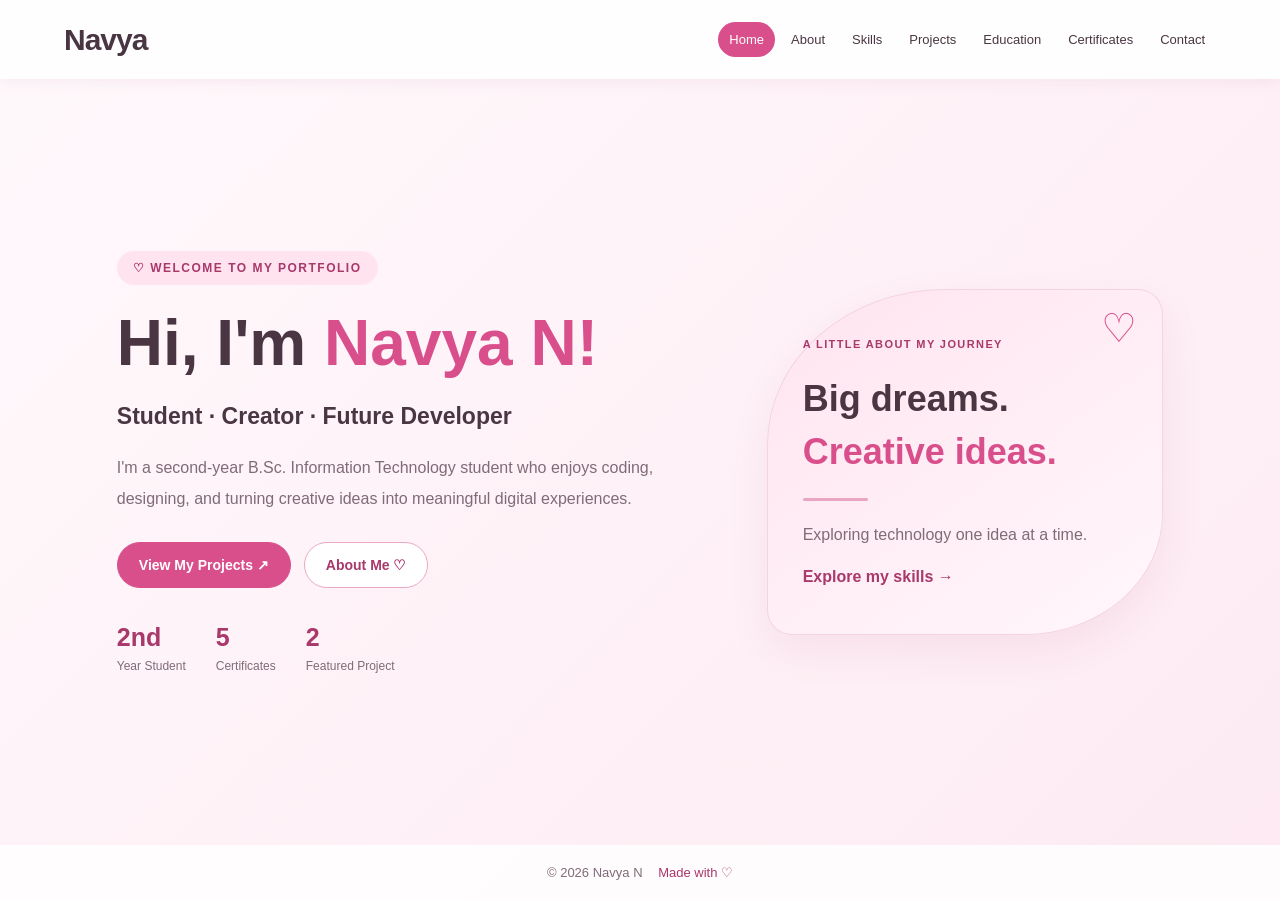
<file: portfolio prj/index.html>
<!DOCTYPE html>
<html lang="en">
<head>
    <meta charset="UTF-8">
    <meta name="viewport" content="width=device-width, initial-scale=1.0">
    <title>Home | Navya N</title>
    <link rel="stylesheet" href="style.css">
</head>
<body>
<header>
    <a class="logo" href="index.html">Navya<span></span></a>
    <nav>
        <a href="index.html" class="active">Home</a>
        <a href="about.html">About</a>
        <a href="skills.html">Skills</a>
        <a href="projects.html">Projects</a>
        <a href="education.html">Education</a>
        <a href="certificates.html">Certificates</a>
        <a href="contact.html">Contact</a>
    </nav>
</header>

<main class="hero">
    <section class="hero-text">
        <p class="welcome">♡ WELCOME TO MY PORTFOLIO</p>
        <h1>Hi, I'm <span>Navya N!</span></h1>
        <h2>Student · Creator · Future Developer</h2>
        <p class="intro">
            I'm a second-year B.Sc. Information Technology student
            who enjoys coding, designing, and turning creative ideas
            into meaningful digital experiences.
        </p>
        <div class="hero-buttons">
            <a class="btn" href="projects.html">View My Projects ↗</a>
            <a class="btn secondary" href="about.html">About Me ♡</a>
        </div>

        <div class="mini-info">
            <div><strong>2nd</strong><span>Year Student</span></div>
            <div><strong>5</strong><span>Certificates</span></div>
            <div><strong>2</strong><span>Featured Project</span></div>
        </div>
    </section>

    <section class="hero-message">
        <span class="decor-heart">♡</span>
        <p class="small-label">  A LITTLE ABOUT MY JOURNEY</p>
        <h2>Big dreams.<br><span>Creative ideas.</span><br></h2>
        <div class="decor-line"></div>
        <p>Exploring technology one idea at a time.</p>
        <a href="skills.html" class="text-link">Explore my skills →</a>
    </section>
</main>

<footer>© <span class="year"></span> Navya N <span>Made with ♡</span></footer>
<script src="script.js"></script>
</body>
</html>
</file>
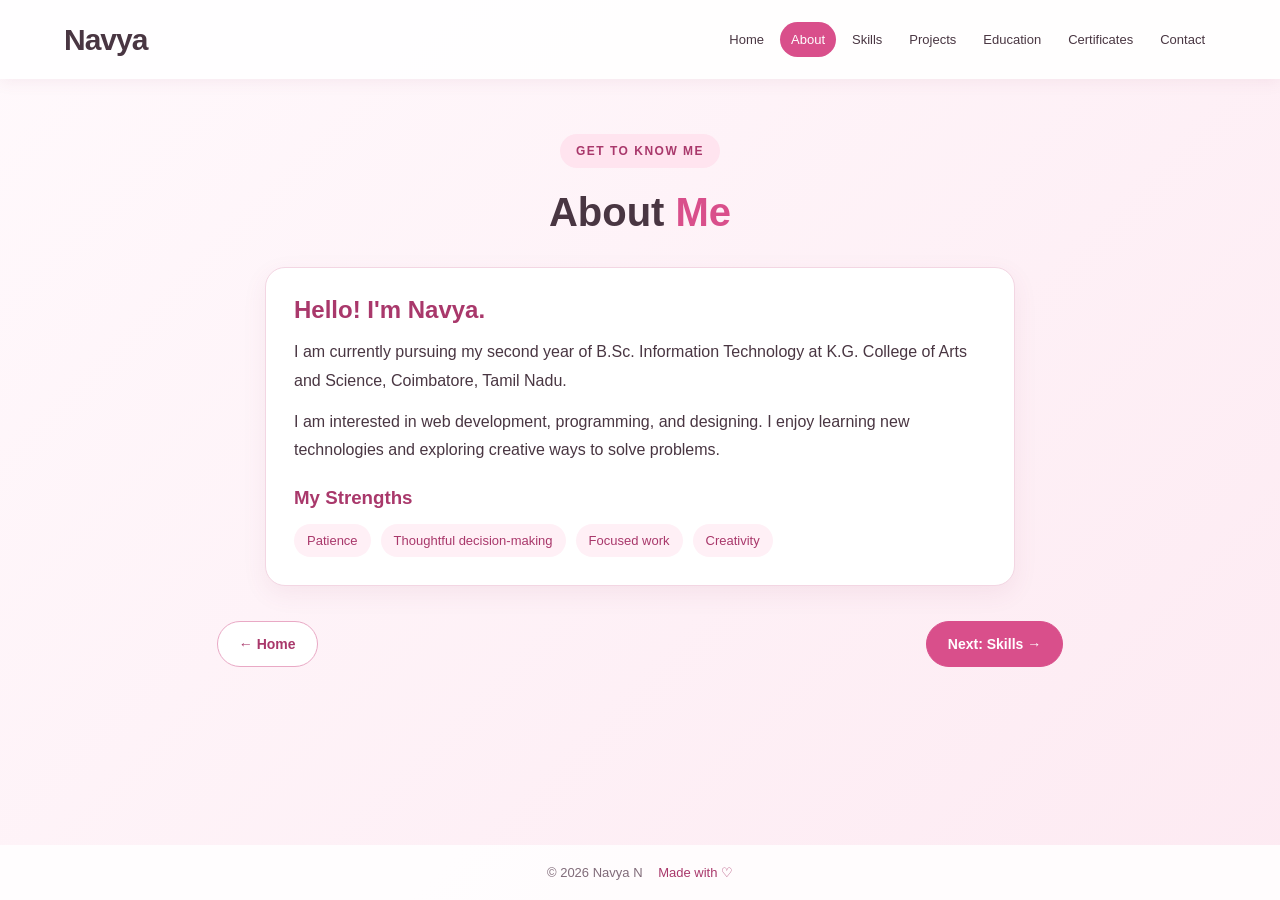
<file: portfolio prj/about.html>
<!DOCTYPE html>
<html lang="en">
<head>
    <meta charset="UTF-8">
    <meta name="viewport" content="width=device-width, initial-scale=1.0">
    <title>About | Navya N</title>
    <link rel="stylesheet" href="style.css">
</head>
<body>
<header>
    <a href="index.html" class="logo">Navya</a>
    <nav>
        <a href="index.html">Home</a>
        <a href="about.html" class="active">About</a>
        <a href="skills.html">Skills</a>
        <a href="projects.html">Projects</a>
        <a href="education.html">Education</a>
        <a href="certificates.html">Certificates</a>
        <a href="contact.html">Contact</a>
    </nav>
</header>

<main class="page-content">
    <p class="welcome">GET TO KNOW ME</p>
    <h1>About <span>Me</span></h1>

    <div class="card about-card">
        
        <h2>Hello! I'm Navya.</h2>
        <p>
            I am currently pursuing my second year of B.Sc.
            Information Technology at K.G. College of Arts and
            Science, Coimbatore, Tamil Nadu.
        </p>
        <p>
            I am interested in web development, programming,
            and designing. I enjoy learning new technologies
            and exploring creative ways to solve problems.
        </p>
        <h3>My Strengths</h3>
        <div class="tag-list">
            <span>Patience</span>
            <span>Thoughtful decision-making</span>
            <span>Focused work</span>
            <span>Creativity</span>
        </div>
    </div>

    <div class="page-buttons">
        <a class="btn secondary" href="index.html">← Home</a>
        <a class="btn" href="skills.html">Next: Skills →</a>
    </div>
</main>

<footer>© <span class="year"></span> Navya N <span>Made with ♡</span></footer>
<script src="script.js"></script>
</body>
</html>
</file>
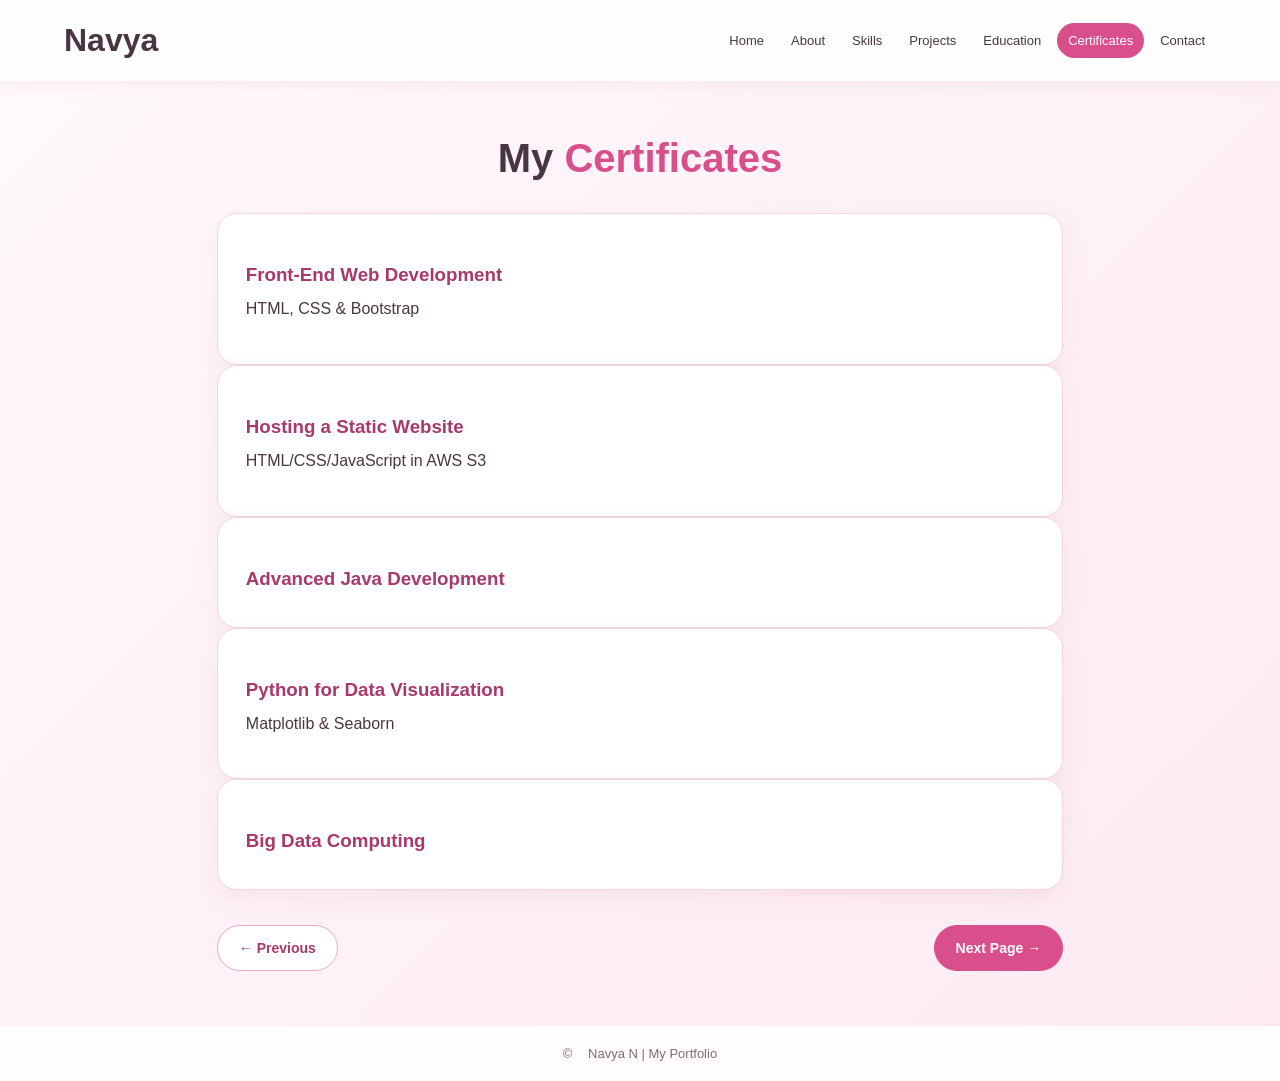
<file: portfolio prj/certificates.html>
<!DOCTYPE html>
<html lang="en">
<head>
    <meta charset="UTF-8">
    <meta name="viewport" content="width=device-width, initial-scale=1.0">
    <title>Certificates | Navya N</title>
    <link rel="stylesheet" href="style.css">
</head>
<body>

<header>
    <h1>Navya </h1>
    <nav>
        <a href="index.html">Home</a>
        <a href="about.html">About</a>
        <a href="skills.html">Skills</a>
        <a href="projects.html">Projects</a>
        <a href="education.html">Education</a>
        <a href="certificates.html" class="active">Certificates</a>
        <a href="contact.html">Contact</a>
    </nav>
</header>

<main class="page-content">
    <h1>My <span>Certificates</span></h1>
    <div class="grid">
        <div class="card"><h3>Front-End Web Development</h3><p>HTML, CSS &amp; Bootstrap</p></div>
        <div class="card"><h3>Hosting a Static Website</h3><p>HTML/CSS/JavaScript in AWS S3</p></div>
        <div class="card"><h3>Advanced Java Development</h3></div>
        <div class="card"><h3>Python for Data Visualization</h3><p>Matplotlib &amp; Seaborn</p></div>
        <div class="card"><h3>Big Data Computing</h3></div>
    </div>
    <div class="page-buttons">
        <a class="btn secondary" href="education.html">← Previous</a>
        <a class="btn" href="contact.html">Next Page →</a>
    </div>
</main>

<footer>© <span id="year"></span> Navya N | My Portfolio</footer>
<script src="script.js"></script>
</body>
</html>
</file>
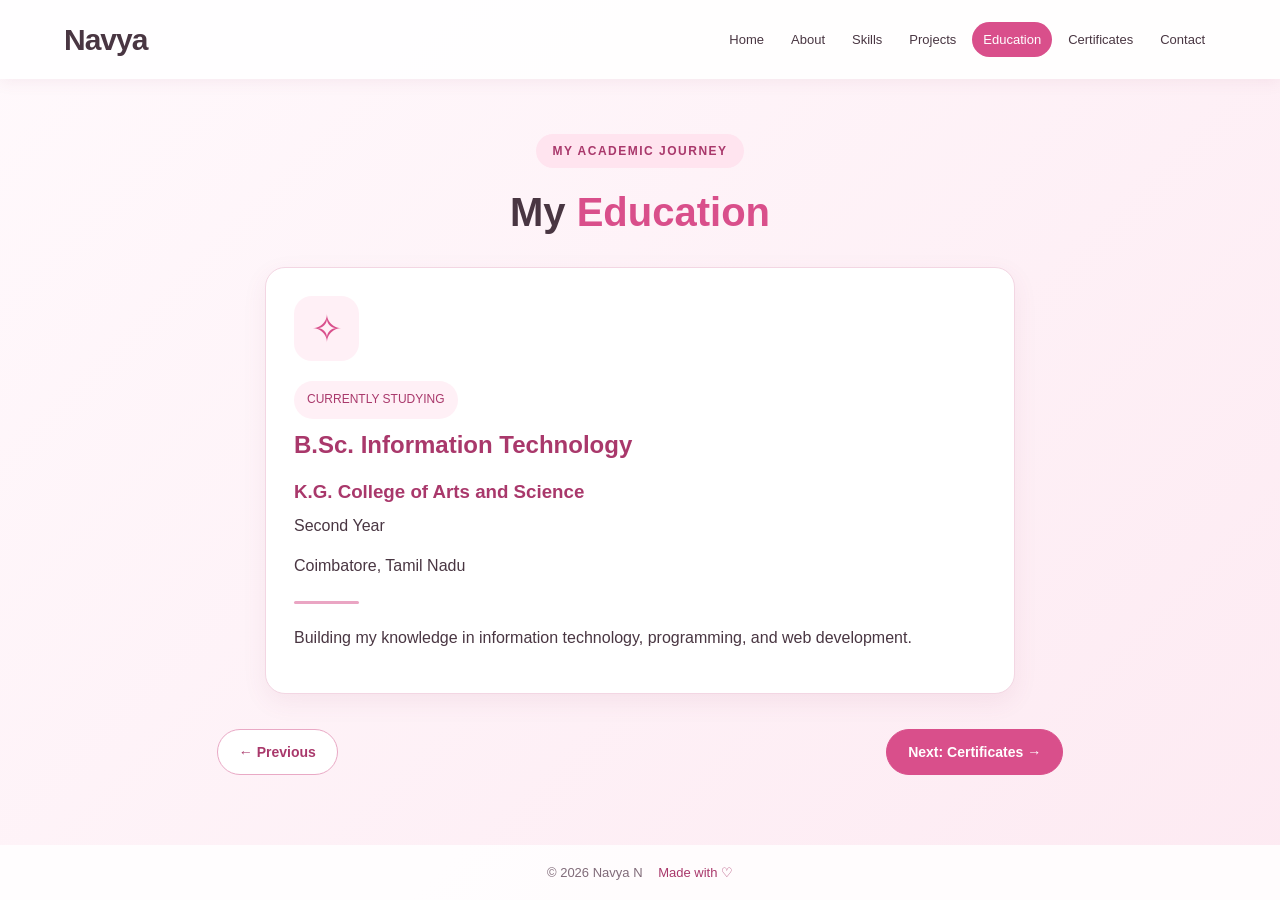
<file: portfolio prj/education.html>
<!DOCTYPE html>
<html lang="en">
<head>
    <meta charset="UTF-8">
    <meta name="viewport" content="width=device-width, initial-scale=1.0">
    <title>Education | Navya N</title>
    <link rel="stylesheet" href="style.css">
</head>
<body>
<header>
    <a href="index.html" class="logo">Navya</a>
    <nav>
        <a href="index.html">Home</a>
        <a href="about.html">About</a>
        <a href="skills.html">Skills</a>
        <a href="projects.html">Projects</a>
        <a href="education.html" class="active">Education</a>
        <a href="certificates.html">Certificates</a>
        <a href="contact.html">Contact</a>
    </nav>
</header>

<main class="page-content">
    <p class="welcome">MY ACADEMIC JOURNEY</p>
    <h1>My <span>Education</span></h1>

    <article class="card education-card">
        <div class="education-icon">✧</div>
        <p class="project-tag">CURRENTLY STUDYING</p>
        <h2>B.Sc. Information Technology</h2>
        <h3>K.G. College of Arts and Science</h3>
        <p>Second Year</p>
        <p>Coimbatore, Tamil Nadu</p>
        <div class="decor-line"></div>
        <p>
            Building my knowledge in information technology,
            programming, and web development.
        </p>
    </article>

    <div class="page-buttons">
        <a class="btn secondary" href="projects.html">← Previous</a>
        <a class="btn" href="certificates.html">Next: Certificates →</a>
    </div>
</main>

<footer>© <span class="year"></span> Navya N <span>Made with ♡</span></footer>
<script src="script.js"></script>
</body>
</html>
</file>
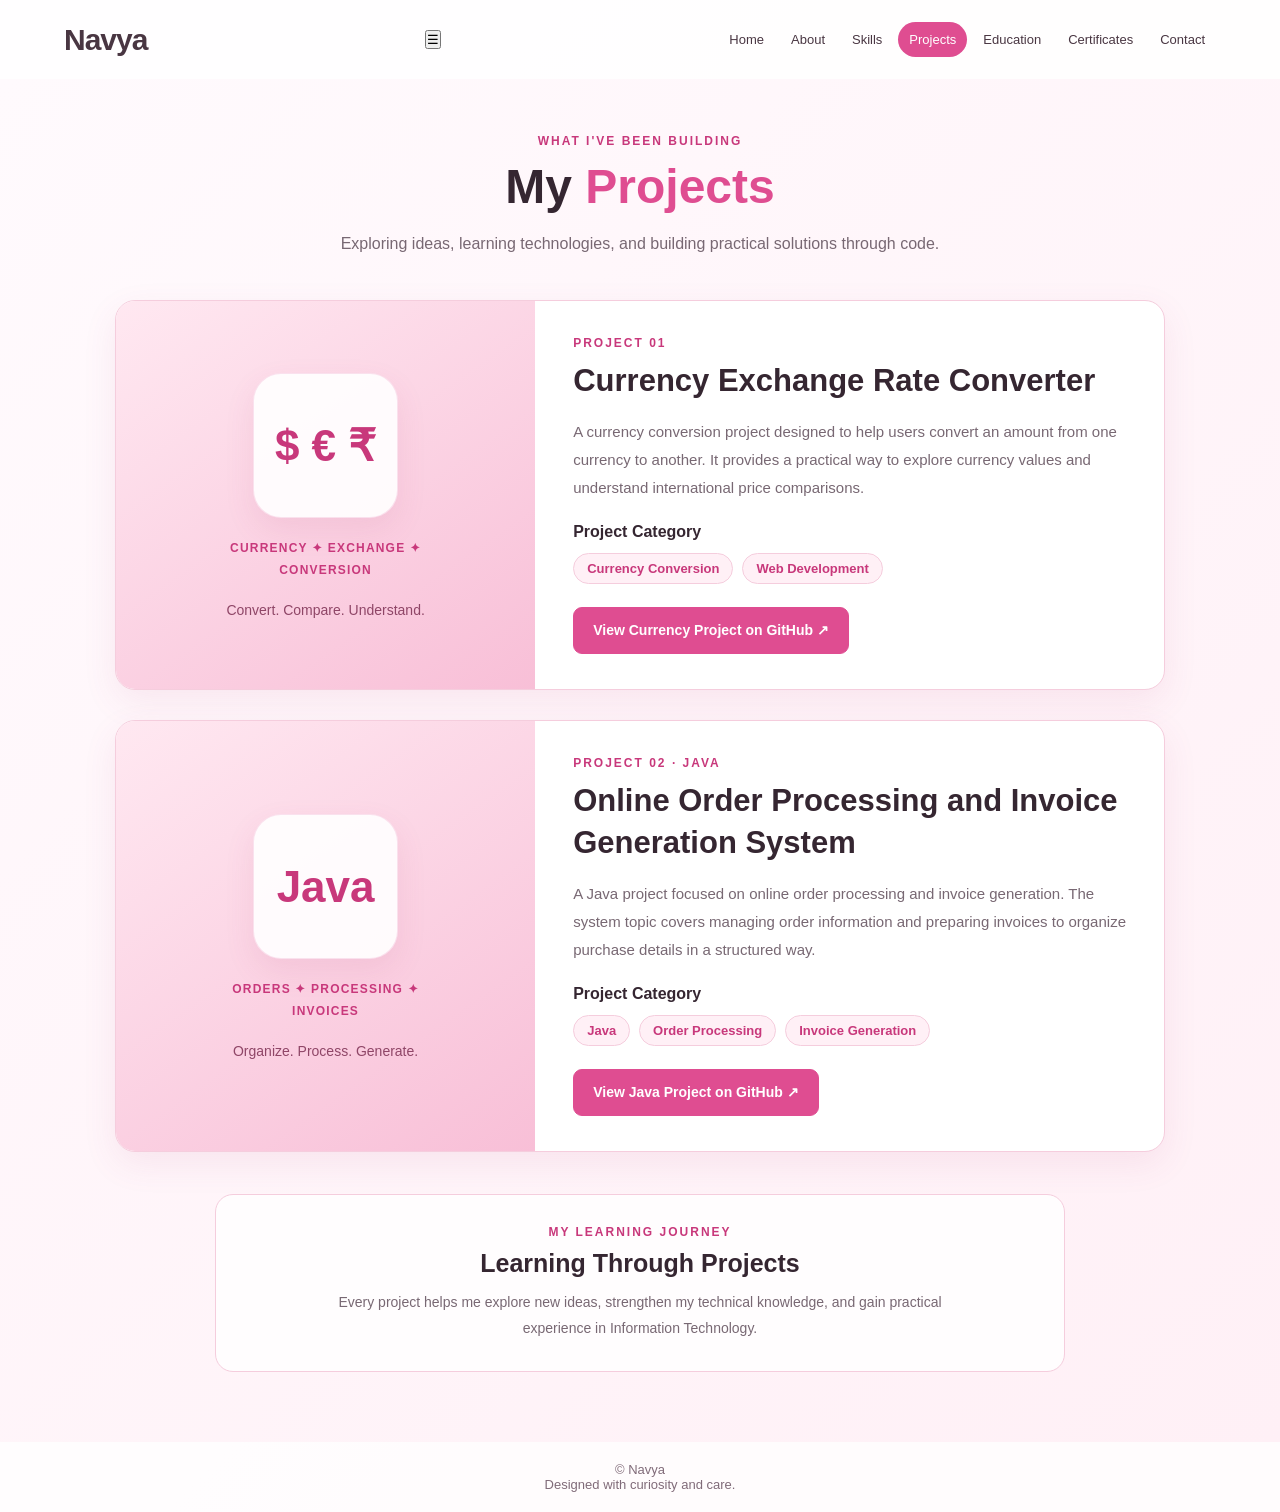
<file: portfolio prj/projects.html>
<!DOCTYPE html>
<html lang="en">
<head>
  <meta charset="UTF-8">
  <meta name="viewport" content="width=device-width, initial-scale=1.0">

  <meta
    name="description"
    content="Explore Navya's Currency Exchange Rate Converter and Java Online Order Processing and Invoice Generation System projects."
  >

  <title>Projects | Navya N</title>

  <!-- Keep the existing portfolio stylesheet and script -->
  <link rel="stylesheet" href="style.css">
  <script src="script.js" defer></script>

  <!-- Pink and white theme for this page only -->
  <style>
    :root {
      --project-pink: #df4d91;
      --project-pink-dark: #c8387b;
      --project-pink-light: #fff0f6;
      --project-pink-border: #f5cddd;
      --project-text: #352631;
      --project-muted: #786873;
      --project-white: #ffffff;
    }

    /* Main page */
    .projects-content {
      width: 100%;
      min-height: 70vh;
      padding: 55px 6% 70px;
      background: linear-gradient(135deg, #fffafd, #fff0f6);
    }

    .projects-content *,
    .projects-content *::before,
    .projects-content *::after {
      box-sizing: border-box;
    }

    .projects-content .projects-heading {
      max-width: 750px;
      margin: 0 auto 42px;
      text-align: center;
    }

    .projects-content .eyebrow {
      margin-bottom: 10px;
      color: var(--project-pink-dark);
      font-size: 12px;
      font-weight: 800;
      letter-spacing: 2px;
      text-transform: uppercase;
    }

    .projects-content .projects-heading h1 {
      margin: 0 0 14px;
      color: var(--project-text);
      font-size: clamp(34px, 5vw, 48px);
      line-height: 1.2;
    }

    .projects-content .projects-heading h1 span {
      color: var(--project-pink);
    }

    .projects-content .heading-description {
      color: var(--project-muted);
      font-size: 16px;
      line-height: 1.8;
    }

    /* Projects list */
    .projects-content .projects-list {
      width: 100%;
      max-width: 1050px;
      margin: 0 auto;
      display: flex;
      flex-direction: column;
      gap: 30px;
    }

    /* Individual project card */
    .projects-content .portfolio-project {
      display: grid;
      grid-template-columns: 0.8fr 1.2fr;
      width: 100%;
      min-width: 0;
      overflow: hidden;
      background: var(--project-white);
      border: 1px solid var(--project-pink-border);
      border-radius: 20px;
      box-shadow: 0 12px 35px rgba(180, 65, 117, 0.09);
      transition: transform 0.25s ease, box-shadow 0.25s ease;
    }

    .projects-content .portfolio-project:hover {
      transform: translateY(-3px);
      box-shadow: 0 18px 42px rgba(180, 65, 117, 0.14);
    }

    /* Decorative project panel */
    .projects-content .project-art {
      min-width: 0;
      min-height: 340px;
      padding: 30px 24px;
      display: flex;
      flex-direction: column;
      align-items: center;
      justify-content: center;
      gap: 20px;
      text-align: center;
      background: linear-gradient(145deg, #ffe8f1, #f8bfd7);
      color: var(--project-pink-dark);
    }

    .projects-content .project-symbol {
      width: 145px;
      height: 145px;
      display: flex;
      align-items: center;
      justify-content: center;
      border: 1px solid rgba(223, 77, 145, 0.15);
      border-radius: 28px;
      background: rgba(255, 255, 255, 0.9);
      box-shadow: 0 12px 30px rgba(180, 65, 117, 0.1);
      color: var(--project-pink-dark);
      font-size: 44px;
      font-weight: 800;
    }

    .projects-content .project-art-caption {
      max-width: 250px;
      font-size: 12px;
      font-weight: 800;
      letter-spacing: 1.2px;
      line-height: 1.8;
    }

    .projects-content .project-art-subtitle {
      font-size: 14px;
      color: #8f4667;
    }

    /* Project description area */
    .projects-content .project-info {
      min-width: 0;
      padding: 35px 38px;
      display: flex;
      flex-direction: column;
      align-items: flex-start;
      justify-content: center;
    }

    .projects-content .project-info h2 {
      margin: 0 0 16px;
      color: var(--project-text);
      font-size: clamp(24px, 3vw, 31px);
      line-height: 1.35;
      overflow-wrap: anywhere;
    }

    .projects-content .project-description {
      margin: 0 0 18px;
      color: var(--project-muted);
      font-size: 15px;
      line-height: 1.85;
    }

    .projects-content .project-info h3 {
      margin: 4px 0 12px;
      color: var(--project-text);
      font-size: 16px;
    }

    /* Technology tags */
    .projects-content .project-tags {
      display: flex;
      flex-wrap: wrap;
      gap: 9px;
      margin: 0 0 23px;
    }

    .projects-content .project-tags span {
      display: inline-block;
      padding: 7px 13px;
      border: 1px solid var(--project-pink-border);
      border-radius: 30px;
      background: var(--project-pink-light);
      color: var(--project-pink-dark);
      font-size: 13px;
      font-weight: 700;
    }

    /* GitHub buttons */
    .projects-content .project-link {
      display: inline-flex;
      align-items: center;
      justify-content: center;
      gap: 8px;
      max-width: 100%;
      padding: 12px 19px;
      border: 1px solid var(--project-pink);
      border-radius: 9px;
      background: var(--project-pink);
      color: #ffffff;
      font-size: 14px;
      font-weight: 700;
      line-height: 1.5;
      text-align: center;
      text-decoration: none;
      transition: background 0.2s ease, transform 0.2s ease;
    }

    .projects-content .project-link:hover {
      background: var(--project-pink-dark);
      border-color: var(--project-pink-dark);
      color: #ffffff;
      transform: translateY(-2px);
    }

    .projects-content .project-link:focus-visible {
      outline: 3px solid var(--project-pink);
      outline-offset: 4px;
    }

    /* Bottom section */
    .projects-content .projects-closing {
      max-width: 850px;
      margin: 42px auto 0;
      padding: 30px 24px;
      border: 1px solid var(--project-pink-border);
      border-radius: 18px;
      background: rgba(255, 255, 255, 0.85);
      text-align: center;
    }

    .projects-content .projects-closing h2 {
      margin: 0 0 12px;
      color: var(--project-text);
      font-size: 25px;
    }

    .projects-content .projects-closing > p:last-child {
      max-width: 620px;
      margin: 0 auto;
      color: var(--project-muted);
      font-size: 14px;
      line-height: 1.8;
    }

    /* Pink navigation highlight for Projects page */
    body:has(.projects-content) .nav a.active {
      background: var(--project-pink);
      color: #ffffff;
    }

    /* Tablet and mobile */
    @media (max-width: 760px) {
      .projects-content {
        padding: 40px 18px 50px;
      }

      .projects-content .projects-heading {
        margin-bottom: 28px;
      }

      .projects-content .projects-list {
        gap: 24px;
      }

      .projects-content .portfolio-project {
        grid-template-columns: 1fr;
      }

      .projects-content .project-art {
        min-height: 220px;
        padding: 24px 20px;
        gap: 13px;
      }

      .projects-content .project-symbol {
        width: 95px;
        height: 95px;
        border-radius: 22px;
        font-size: 32px;
      }

      .projects-content .project-info {
        padding: 27px;
      }

      .projects-content .projects-closing {
        margin-top: 28px;
      }
    }

    @media (max-width: 420px) {
      .projects-content {
        padding-right: 13px;
        padding-left: 13px;
      }

      .projects-content .project-info {
        padding: 22px 19px;
      }

      .projects-content .project-info h2 {
        font-size: 25px;
      }

      .projects-content .project-link {
        width: 100%;
        padding: 12px 10px;
        font-size: 13px;
      }

      .projects-content .projects-closing {
        padding: 23px 17px;
      }
    }
  </style>
</head>

<body>

  <!-- Navigation Bar -->
  <header class="site-header">
    <a class="logo" href="index.html">Navya </a>

    <button
      class="menu-toggle"
      type="button"
      aria-label="Toggle navigation"
      aria-expanded="false">
      ☰
    </button>

    <nav class="nav">
      <a href="index.html">Home</a>
      <a href="about.html">About</a>
      <a href="skills.html">Skills</a>
      <a class="active" href="projects.html">Projects</a>
      <a href="education.html">Education</a>
      <a href="certificates.html">Certificates</a>
      <a href="contact.html">Contact</a>
    </nav>
  </header>

  <!-- Main Projects Content -->
  <main class="projects-content">

    <section class="projects-heading">
      <p class="eyebrow">WHAT I'VE BEEN BUILDING</p>

      <h1>My <span>Projects</span></h1>

      <p class="heading-description">
        Exploring ideas, learning technologies, and building
        practical solutions through code.
      </p>
    </section>

    <section class="projects-list">

      <!-- PROJECT 1: CURRENCY CONVERTER -->
      <article class="portfolio-project">

        <div class="project-art">
          <div class="project-symbol" aria-label="Currency symbols">
            $ € ₹
          </div>

          <p class="project-art-caption">
            CURRENCY ✦ EXCHANGE ✦ CONVERSION
          </p>

          <p class="project-art-subtitle">
            Convert. Compare. Understand.
          </p>
        </div>

        <div class="project-info">
          <p class="eyebrow">PROJECT 01</p>

          <h2>Currency Exchange Rate Converter</h2>

          <p class="project-description">
            A currency conversion project designed to help users
            convert an amount from one currency to another.
            It provides a practical way to explore currency
            values and understand international price comparisons.
          </p>

          <h3>Project Category</h3>

          <div class="project-tags">
            <span>Currency Conversion</span>
            <span>Web Development</span>
          </div>

          <a
            class="project-link"
            href="https://github.com/navya11062007/Currency-Exchange-Rate-Converter"
            target="_blank"
            rel="noopener noreferrer">
            View Currency Project on GitHub ↗
          </a>
        </div>

      </article>

      <!-- PROJECT 2: JAVA ORDER PROCESSING SYSTEM -->
      <article class="portfolio-project">

        <div class="project-art">
          <div class="project-symbol" aria-label="Java project">
            Java
          </div>

          <p class="project-art-caption">
            ORDERS ✦ PROCESSING ✦ INVOICES
          </p>

          <p class="project-art-subtitle">
            Organize. Process. Generate.
          </p>
        </div>

        <div class="project-info">
          <p class="eyebrow">PROJECT 02 · JAVA</p>

          <h2>Online Order Processing and Invoice Generation System</h2>

          <p class="project-description">
            A Java project focused on online order processing
            and invoice generation. The system topic covers
            managing order information and preparing invoices
            to organize purchase details in a structured way.
          </p>

          <h3>Project Category</h3>

          <div class="project-tags">
            <span>Java</span>
            <span>Order Processing</span>
            <span>Invoice Generation</span>
          </div>

          <a
            class="project-link"
            href="https://github.com/navya11062007/java-prj_25bit129/blob/main/java_Project_document.pdf"
            target="_blank"
            rel="noopener noreferrer">
            View Java Project on GitHub ↗
          </a>
        </div>

      </article>

    </section>

    <!-- Closing Message -->
    <section class="projects-closing">
      <p class="eyebrow">MY LEARNING JOURNEY</p>

      <h2>Learning Through Projects</h2>

      <p>
        Every project helps me explore new ideas, strengthen
        my technical knowledge, and gain practical experience
        in Information Technology.
      </p>
    </section>

  </main>

  <!-- Footer -->
  <footer class="site-footer">
    <p>© <span class="current-year"></span> Navya</p>
    <p>Designed with curiosity and care.</p>
  </footer>

</body>
</html>
</file>
<file: portfolio prj/style.css>
/* =========================
   GLOBAL STYLES
========================= */

* {
    margin: 0;
    padding: 0;
    box-sizing: border-box;
}

:root {
    --pink: #d94f8b;
    --dark-pink: #a9386b;
    --light-pink: #fff0f6;
    --pale-pink: #fff8fb;
    --text: #493642;
    --muted: #806b79;
    --white: #ffffff;
    --border: #f3d6e3;
}

html {
    scroll-behavior: smooth;
}

body {
    font-family: Arial, Helvetica, sans-serif;
    background: linear-gradient(135deg, #fff9fc, #fdeaf2);
    color: var(--text);
    min-height: 100vh;
    display: flex;
    flex-direction: column;
}

img {
    max-width: 100%;
}

header {
    display: flex;
    align-items: center;
    justify-content: space-between;
    gap: 20px;
    padding: 22px 5%;
    background: rgba(255, 255, 255, 0.92);
    box-shadow: 0 3px 15px rgba(150, 65, 105, 0.08);
    flex-wrap: wrap;
}

.logo {
    color: var(--text);
    font-size: 30px;
    font-weight: bold;
    letter-spacing: -1px;
    text-decoration: none;
}

.logo span {
    color: var(--pink);
}

nav {
    display: flex;
    align-items: center;
    justify-content: center;
    gap: 5px;
    flex-wrap: wrap;
}

nav a {
    text-decoration: none;
    color: var(--text);
    font-size: 13px;
    padding: 10px 11px;
    border-radius: 22px;
    transition: 0.25s ease;
}

nav a:hover,
nav a.active {
    background: var(--pink);
    color: var(--white);
}

footer {
    text-align: center;
    padding: 20px;
    margin-top: auto;
    background: rgba(255, 255, 255, 0.85);
    color: var(--muted);
    font-size: 13px;
}

footer > span:last-child {
    margin-left: 12px;
    color: var(--dark-pink);
}

/* =========================
   BUTTONS AND COMMON TEXT
========================= */

.welcome {
    display: inline-block;
    color: var(--dark-pink);
    background: #ffe4ef;
    padding: 10px 16px;
    border-radius: 25px;
    font-size: 12px;
    font-weight: bold;
    letter-spacing: 1.5px;
    margin-bottom: 22px;
}

.btn {
    display: inline-block;
    text-decoration: none;
    background: var(--pink);
    color: var(--white);
    padding: 14px 21px;
    border-radius: 30px;
    font-size: 14px;
    font-weight: bold;
    border: 1px solid var(--pink);
    transition: 0.25s ease;
}

.btn:hover {
    background: var(--dark-pink);
    border-color: var(--dark-pink);
    transform: translateY(-3px);
}

.btn.secondary {
    background: var(--white);
    color: var(--dark-pink);
    border-color: #e9a9c5;
}

.btn.secondary:hover {
    background: var(--light-pink);
}

.page-buttons {
    display: flex;
    justify-content: space-between;
    align-items: center;
    gap: 14px;
    margin-top: 35px;
    flex-wrap: wrap;
}

.card {
    background: var(--white);
    padding: 28px;
    border-radius: 20px;
    border: 1px solid var(--border);
    box-shadow: 0 8px 25px rgba(150, 65, 105, 0.08);
}

.card h2 {
    color: var(--dark-pink);
    margin-bottom: 14px;
}

.card h3 {
    color: var(--dark-pink);
    margin: 22px 0 9px;
}

.card p {
    line-height: 1.8;
    margin-bottom: 12px;
    overflow-wrap: anywhere;
}

.page-content {
    width: 100%;
    max-width: 1000px;
    margin: 0 auto;
    padding: 55px 6%;
    flex: 1;
}

.page-content > .welcome,
.page-content > h1,
.page-content > .gallery-intro {
    display: block;
    text-align: center;
}

.page-content > .welcome {
    width: fit-content;
    margin-left: auto;
    margin-right: auto;
}

.page-content > h1 {
    font-size: clamp(30px, 4vw, 40px);
    margin-bottom: 32px;
}

.page-content h1 span {
    color: var(--pink);
}

.gallery-intro {
    color: var(--muted);
    line-height: 1.7;
    margin: -15px 0 30px;
}

/* =========================
   HOME PAGE — TEXT ONLY
========================= */

.hero {
    flex: 1;
    width: 100%;
    max-width: 1200px;
    margin: auto;
    padding: 65px 6%;
    display: grid;
    grid-template-columns: 1.2fr 0.8fr;
    align-items: center;
    gap: 55px;
}

.hero-text h1 {
    font-size: clamp(42px, 5vw, 65px);
    line-height: 1.15;
    margin-bottom: 18px;
}

.hero-text h1 span {
    color: var(--pink);
}

.hero-text h2 {
    font-size: clamp(18px, 2vw, 23px);
    line-height: 1.5;
    margin-bottom: 20px;
}

.intro {
    max-width: 550px;
    color: var(--muted);
    font-size: 16px;
    line-height: 1.9;
    margin-bottom: 28px;
}

.hero-buttons {
    display: flex;
    gap: 13px;
    flex-wrap: wrap;
    margin-bottom: 35px;
}

.mini-info {
    display: flex;
    align-items: center;
    gap: 30px;
    flex-wrap: wrap;
}

.mini-info div {
    display: flex;
    flex-direction: column;
    gap: 7px;
}

.mini-info strong {
    color: var(--dark-pink);
    font-size: 25px;
}

.mini-info span {
    color: var(--muted);
    font-size: 12px;
}

.hero-message {
    position: relative;
    background: linear-gradient(145deg, #ffe4ef, #fff7fb);
    border: 1px solid #f4d3e2;
    border-radius: 45% 25px 35% 25px;
    padding: 48px 35px;
    box-shadow: 0 15px 40px rgba(169, 56, 107, 0.08);
}

.hero-message .small-label {
    color: var(--dark-pink);
    font-size: 11px;
    font-weight: bold;
    letter-spacing: 1.4px;
    margin-bottom: 23px;
}

.hero-message h2 {
    font-size: clamp(25px, 3vw, 36px);
    line-height: 1.45;
}

.hero-message h2 span {
    color: var(--pink);
}

.hero-message > p:not(.small-label) {
    color: var(--muted);
    line-height: 1.8;
    margin-top: 18px;
}

.decor-heart {
    position: absolute;
    top: 15px;
    right: 25px;
    font-size: 40px;
    color: var(--pink);
}

.decor-line {
    height: 3px;
    width: 65px;
    background: #eaa5c3;
    border-radius: 5px;
    margin: 20px 0;
}

.text-link {
    display: inline-block;
    color: var(--dark-pink);
    font-weight: bold;
    text-decoration: none;
    margin-top: 18px;
}

.text-link:hover {
    text-decoration: underline;
}

/* =========================
   ABOUT PAGE
========================= */

.about-card {
    max-width: 750px;
    margin: auto;
}

.letter-icon {
    display: grid;
    place-items: center;
    width: 65px;
    height: 65px;
    background: var(--light-pink);
    color: var(--pink);
    border-radius: 20px;
    font-size: 32px;
    font-weight: bold;
    margin-bottom: 20px;
}

.tag-list {
    display: flex;
    flex-wrap: wrap;
    gap: 10px;
    margin-top: 15px;
}

.tag-list span {
    padding: 9px 13px;
    background: var(--light-pink);
    color: var(--dark-pink);
    border-radius: 22px;
    font-size: 13px;
}

/* =========================
   SKILLS PAGE
========================= */

.skill-grid {
    display: grid;
    grid-template-columns: repeat(2, minmax(0, 1fr));
    gap: 20px;
}

.skill-card {
    text-align: center;
    transition: transform 0.25s, box-shadow 0.25s;
}

.skill-card:hover {
    transform: translateY(-5px);
    box-shadow: 0 15px 30px rgba(150, 65, 105, 0.12);
}

.skill-card img,
.design-icon {
    display: block;
    width: 65px;
    height: 65px;
    object-fit: contain;
    margin: 0 auto 18px;
}

.design-icon {
    display: grid;
    place-items: center;
    background: var(--light-pink);
    color: var(--pink);
    border-radius: 18px;
    font-size: 40px;
}

/* =========================
   PROJECTS PAGE
========================= */

.project-card {
    max-width: 800px;
    margin: auto;
}

.project-image {
    width: 100%;
    display: block;
    max-height: 330px;
    aspect-ratio: 2 / 1;
    object-fit: cover;
    border-radius: 14px;
    margin-bottom: 10px;
}

.image-caption {
    color: #967d8c;
    font-size: 12px;
    margin-bottom: 22px;
}

.project-tag {
    display: inline-block;
    background: var(--light-pink);
    color: var(--dark-pink);
    padding: 8px 13px;
    border-radius: 20px;
    font-size: 12px;
}

/* =========================
   EDUCATION PAGE
========================= */

.education-card {
    max-width: 750px;
    margin: auto;
}

.education-icon {
    display: grid;
    place-items: center;
    width: 65px;
    height: 65px;
    background: var(--light-pink);
    color: var(--pink);
    border-radius: 18px;
    font-size: 38px;
    margin-bottom: 20px;
}

/* =========================
   CERTIFICATES PAGE
========================= */

.certificate-grid {
    display: grid;
    grid-template-columns: repeat(2, minmax(0, 1fr));
    gap: 22px;
}

.certificate-card {
    background: var(--white);
    border: 1px solid var(--border);
    border-radius: 18px;
    overflow: hidden;
    box-shadow: 0 8px 25px rgba(150, 65, 105, 0.08);
    transition: transform 0.25s, box-shadow 0.25s;
}

.certificate-card:hover {
    transform: translateY(-5px);
    box-shadow: 0 14px 30px rgba(169, 56, 107, 0.15);
}

.certificate-preview {
    display: block;
    position: relative;
    background: var(--light-pink);
    overflow: hidden;
}

.certificate-preview img {
    display: block;
    width: 100%;
    aspect-ratio: 5 / 3;
    object-fit: cover;
    transition: transform 0.3s;
}

.certificate-card:hover .certificate-preview img {
    transform: scale(1.03);
}

.preview-label {
    position: absolute;
    bottom: 10px;
    right: 10px;
    background: white;
    color: var(--dark-pink);
    border-radius: 20px;
    padding: 7px 10px;
    font-size: 11px;
}

.certificate-info {
    padding: 20px;
}

.certificate-number {
    display: inline-block;
    color: var(--pink);
    font-weight: bold;
    margin-bottom: 10px;
}

.certificate-info h3 {
    color: var(--dark-pink);
    font-size: 17px;
    line-height: 1.5;
    margin-bottom: 8px;
}

.certificate-info p {
    color: var(--muted);
    font-size: 13px;
    line-height: 1.6;
}

/* =========================
   CONTACT PAGE
========================= */

.contact-intro {
    text-align: center;
    margin-bottom: 22px;
}

.contact-links {
    display: grid;
    grid-template-columns: 1fr;
    gap: 15px;
}

.contact-link-card {
    display: flex;
    align-items: center;
    gap: 16px;
    padding: 18px;
    border: 1px solid var(--border);
    border-radius: 16px;
    background: white;
    color: var(--text);
    text-decoration: none;
    transition: 0.25s;
}

.contact-link-card:hover {
    transform: translateY(-3px);
    background: var(--light-pink);
    border-color: #e8a6c5;
}

.contact-link-card img {
    width: 46px;
    height: 46px;
    object-fit: contain;
}

.contact-link-text {
    display: flex;
    flex-direction: column;
    gap: 6px;
    min-width: 0;
}

.contact-link-text strong {
    color: var(--dark-pink);
}

.contact-link-text small {
    color: var(--muted);
    overflow-wrap: anywhere;
}

.link-arrow {
    margin-left: auto;
    color: var(--pink);
    font-size: 22px;
}

/* =========================
   RESPONSIVE DESIGN
========================= */

@media (max-width: 900px) {
    header {
        justify-content: center;
        text-align: center;
    }

    nav {
        justify-content: center;
    }

    .hero {
        grid-template-columns: 1fr;
        text-align: center;
        gap: 35px;
        padding-top: 45px;
    }

    .intro {
        margin-left: auto;
        margin-right: auto;
    }

    .hero-buttons,
    .mini-info {
        justify-content: center;
    }

    .hero-message {
        max-width: 550px;
        width: 100%;
        margin: auto;
        text-align: left;
    }

    .decor-line {
        margin-left: 0;
    }
}

@media (max-width: 600px) {
    header {
        padding: 18px 4%;
    }

    nav a {
        font-size: 12px;
        padding: 8px;
    }

    .hero {
        padding: 35px 5%;
    }

    .hero-text h1 {
        font-size: 42px;
    }

    .hero-message {
        padding: 38px 25px;
    }

    .page-content {
        padding: 35px 5%;
    }

    .skill-grid,
    .certificate-grid {
        grid-template-columns: 1fr;
    }

    .card {
        padding: 22px;
    }

    .page-buttons {
        justify-content: center;
    }

    .contact-link-card {
        gap: 12px;
        padding: 14px;
    }

    .contact-link-card img {
        width: 38px;
        height: 38px;
    }

    footer > span:last-child {
        display: block;
        margin: 8px 0 0;
    }
}
</file>
